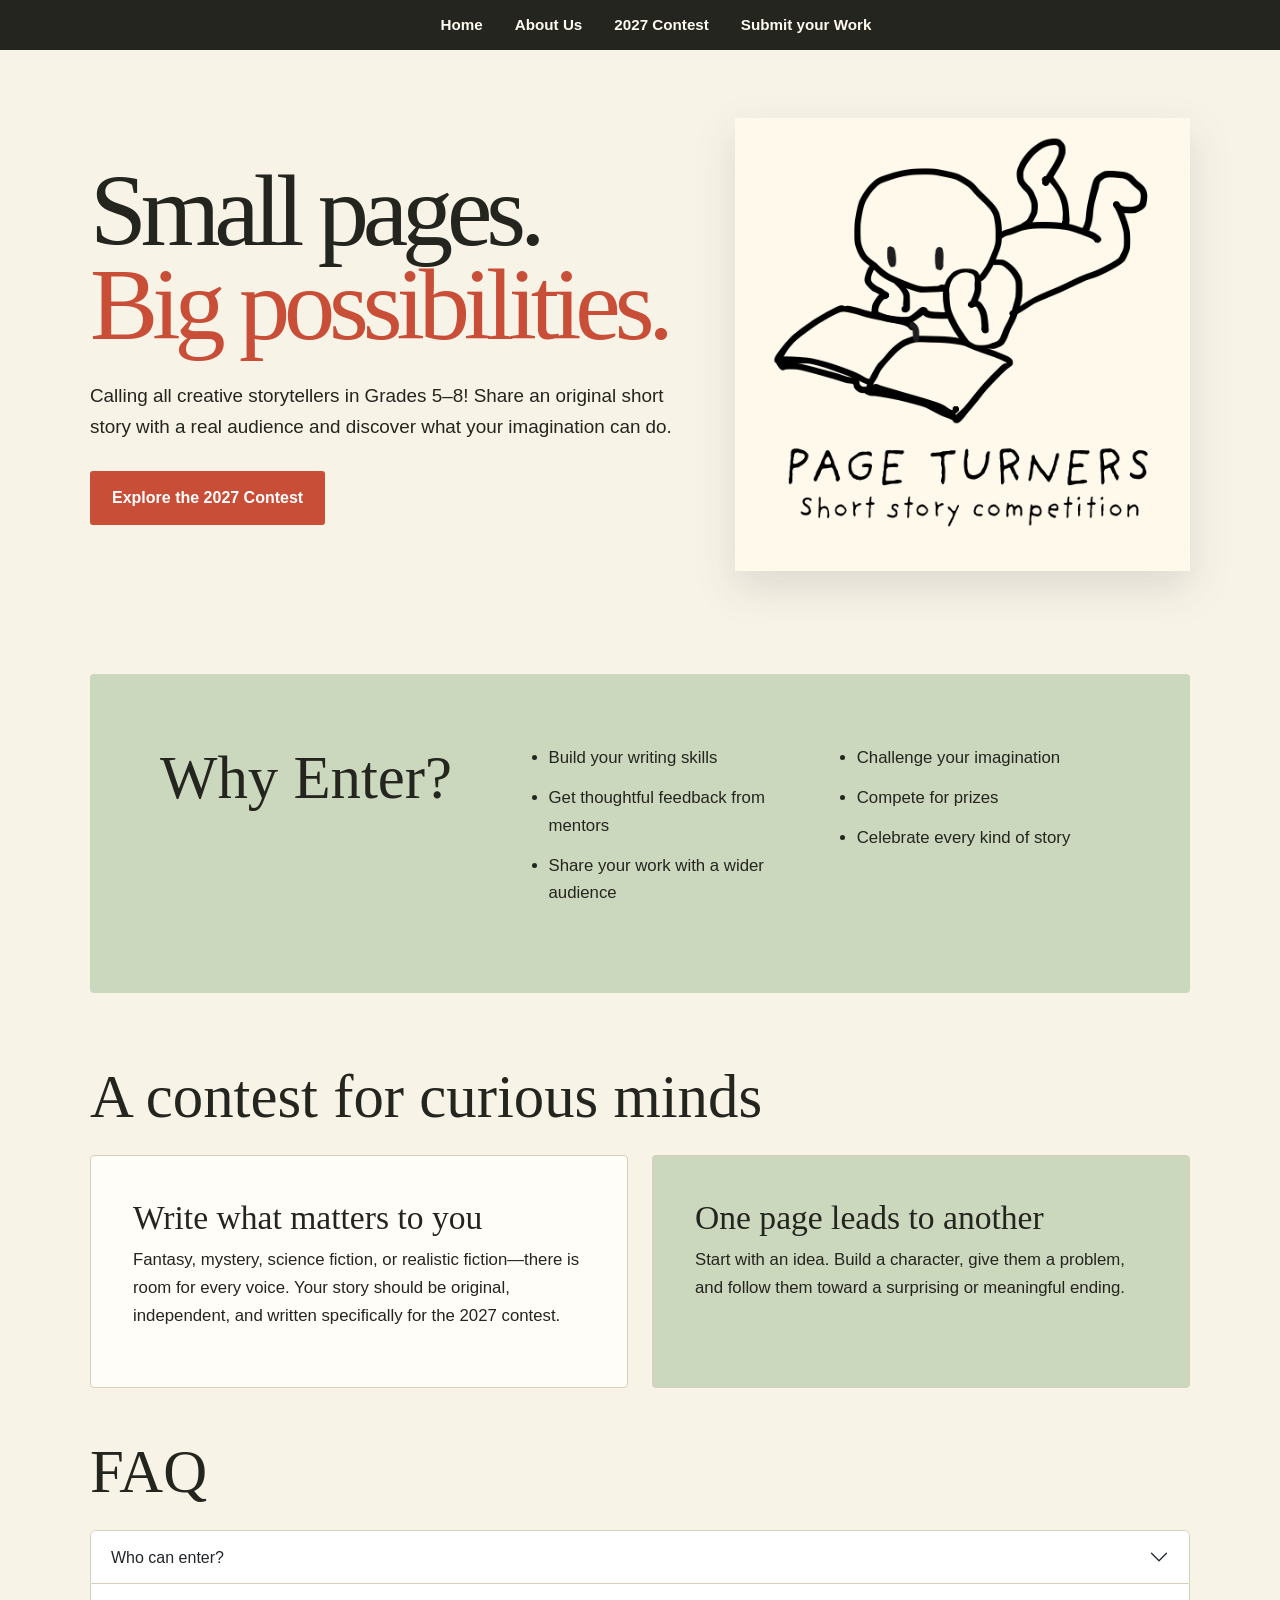
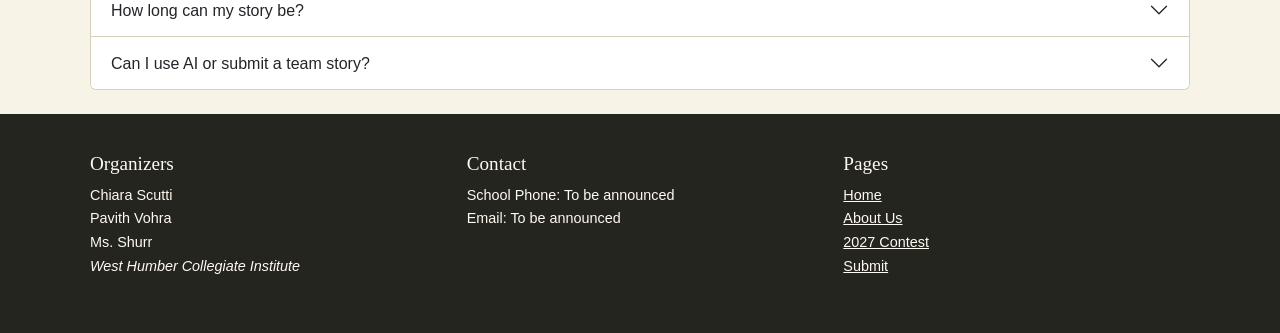
<file: index.html>
<!DOCTYPE html>
<html lang="en">
<head>
  <meta charset="utf-8">
  <meta name="viewport" content="width=device-width, initial-scale=1">
  <title>Page Turners | Short Story Contest</title>
  <link href="https://cdn.jsdelivr.net/npm/bootstrap@5.1.3/dist/css/bootstrap.min.css" rel="stylesheet">
  <link rel="stylesheet" href="style.css">
</head>
<body class="container-fluid p-0">
  <nav aria-label="Main navigation">
    <ul class="nav-buttons">
      <li><a href="index.html">Home</a></li>
      <li><a href="aboutus.html">About Us</a></li>
      <li><a href="contest.html">2027 Contest</a></li>
      <li><a href="submit.html">Submit your Work</a></li>
    </ul>
  </nav>

  <main class="container-fluid py-4">
    <section class="hero">
      <div class="hero-copy">
        <h1>Small pages. <span>Big possibilities.</span></h1>
        <p>Calling all creative storytellers in Grades 5–8! Share an original short story with a real audience and discover what your imagination can do.</p>
        <a class="button" href="contest.html">Explore the 2027 Contest</a>
      </div>
      <img class="hero-mascot" src="Mascot" alt="The Page Turners reading mascot">
    </section>

    <section class="why-section" aria-labelledby="why-enter">
      <h2 id="why-enter">Why Enter?</h2>
      <ul>
        <li>Build your writing skills</li>
        <li>Get thoughtful feedback from mentors</li>
        <li>Share your work with a wider audience</li>
        <li>Challenge your imagination</li>
        <li>Compete for prizes</li>
        <li>Celebrate every kind of story</li>
      </ul>
    </section>

    <div class="page-shell">
      <h2 class="section-title">A contest for curious minds</h2>
      <div class="content-grid">
        <article class="textbox float">
          <h3>Write what matters to you</h3>
          <p>Fantasy, mystery, science fiction, or realistic fiction—there is room for every voice. Your story should be original, independent, and written specifically for the 2027 contest.</p>
        </article>
        <article class="textbox float alt">
          <h3>One page leads to another</h3>
          <p>Start with an idea. Build a character, give them a problem, and follow them toward a surprising or meaningful ending.</p>
        </article>
      </div>

      <h2 class="section-title">FAQ</h2>
      <div class="accordion" id="faq">
        <div class="accordion-item">
          <h2 class="accordion-header"><button class="accordion-button collapsed" type="button" data-bs-toggle="collapse" data-bs-target="#faq-one">Who can enter?</button></h2>
          <div id="faq-one" class="accordion-collapse collapse" data-bs-parent="#faq"><div class="accordion-body">Students in Grades 5 through 8 are eligible.</div></div>
        </div>
        <div class="accordion-item">
          <h2 class="accordion-header"><button class="accordion-button collapsed" type="button" data-bs-toggle="collapse" data-bs-target="#faq-two">How long can my story be?</button></h2>
          <div id="faq-two" class="accordion-collapse collapse" data-bs-parent="#faq"><div class="accordion-body">The confirmed maximum word limit is 500 words.</div></div>
        </div>
        <div class="accordion-item">
          <h2 class="accordion-header"><button class="accordion-button collapsed" type="button" data-bs-toggle="collapse" data-bs-target="#faq-three">Can I use AI or submit a team story?</button></h2>
          <div id="faq-three" class="accordion-collapse collapse" data-bs-parent="#faq"><div class="accordion-body">Submissions must be original, independent student work. Generative AI and co-authored entries are not accepted.</div></div>
        </div>
      </div>
    </div>
  </main>

  <footer>
    <div><h1>Organizers</h1><ul><li>Chiara Scutti</li><li>Pavith Vohra</li><li>Ms. Shurr</li><li><em>West Humber Collegiate Institute</em></li></ul></div>
    <div><h1>Contact</h1><ul><li>School Phone: To be announced</li><li>Email: To be announced</li></ul></div>
    <div><h1>Pages</h1><ul><li><a href="index.html">Home</a></li><li><a href="aboutus.html">About Us</a></li><li><a href="contest.html">2027 Contest</a></li><li><a href="submit.html">Submit</a></li></ul></div>
  </footer>
  <script src="https://cdn.jsdelivr.net/npm/bootstrap@5.1.3/dist/js/bootstrap.bundle.min.js"></script>
</body>
</html>
</file>
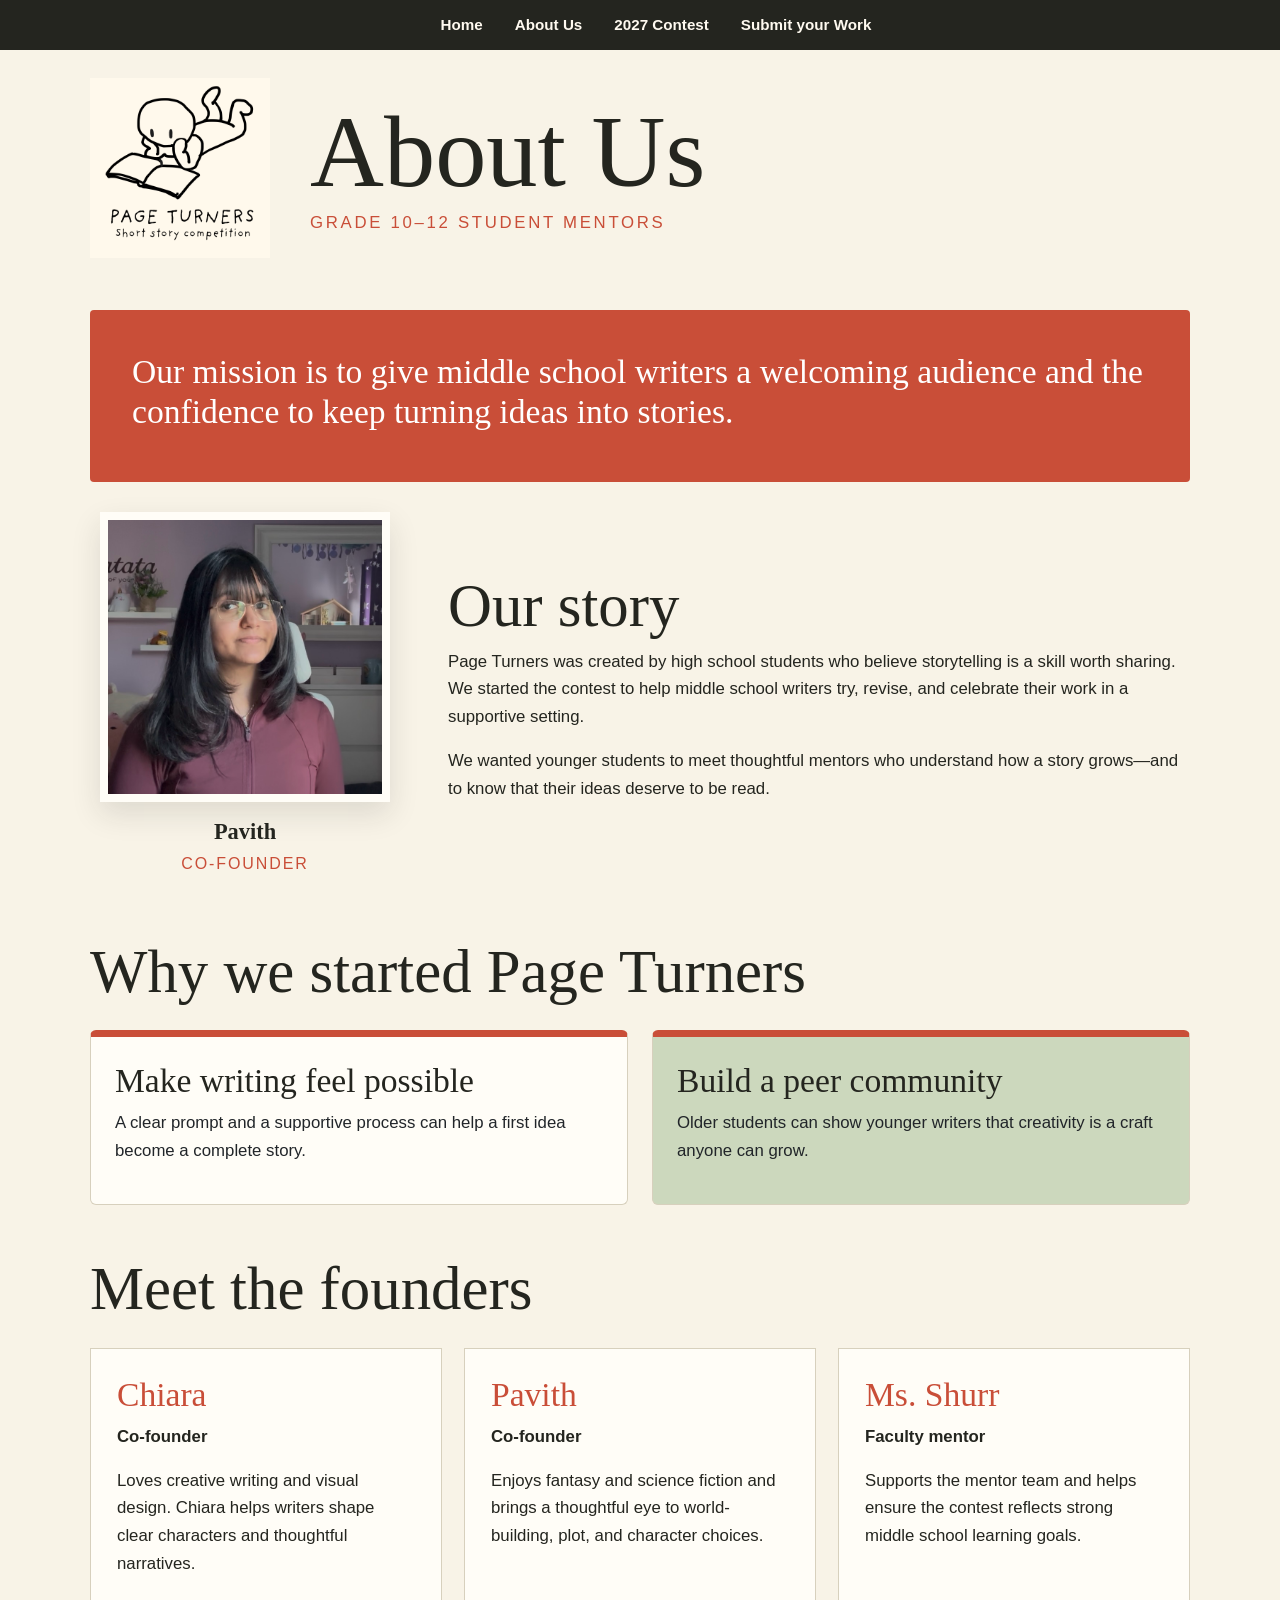
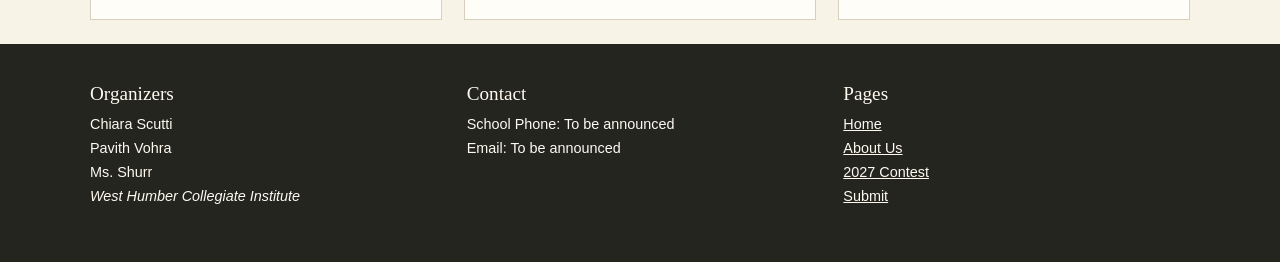
<file: aboutus.html>
<!DOCTYPE html>
<html lang="en">
<head>
  <meta charset="utf-8"><meta name="viewport" content="width=device-width, initial-scale=1">
  <title>About Us | Page Turners</title>
  <link href="https://cdn.jsdelivr.net/npm/bootstrap@5.1.3/dist/css/bootstrap.min.css" rel="stylesheet">
  <link rel="stylesheet" href="style.css">
</head>
<body class="container-fluid p-0">
  <nav aria-label="Main navigation"><ul class="nav-buttons"><li><a href="index.html">Home</a></li><li><a href="aboutus.html">About Us</a></li><li><a href="contest.html">2027 Contest</a></li><li><a href="submit.html">Submit your Work</a></li></ul></nav>
  <header><img src="Mascot" alt="Page Turners mascot"><div><h1>About Us</h1><h4>Grade 10–12 student mentors</h4></div></header>
  <main class="container-fluid py-4">
    <div class="page-shell">
      <div class="textbox float impact"><h3>Our mission is to give middle school writers a welcoming audience and the confidence to keep turning ideas into stories.</h3></div>

      <section class="founder-layout">
        <div class="founder-photo"><img src="Pavith photo" alt="Pavith, co-founder of Page Turners"><strong>Pavith</strong><span>Co-founder</span></div>
        <div><h2>Our story</h2><p>Page Turners was created by high school students who believe storytelling is a skill worth sharing. We started the contest to help middle school writers try, revise, and celebrate their work in a supportive setting.</p><p>We wanted younger students to meet thoughtful mentors who understand how a story grows—and to know that their ideas deserve to be read.</p></div>
      </section>

      <section>
        <h2 class="section-title">Why we started Page Turners</h2>
        <div class="content-grid">
          <article class="card"><h3>Make writing feel possible</h3><p>A clear prompt and a supportive process can help a first idea become a complete story.</p></article>
          <article class="card sage"><h3>Build a peer community</h3><p>Older students can show younger writers that creativity is a craft anyone can grow.</p></article>
        </div>
      </section>

      <section>
        <h2 class="section-title">Meet the founders</h2>
        <div class="team-grid">
          <article class="team-member"><h3>Chiara</h3><p><strong>Co-founder</strong></p><p>Loves creative writing and visual design. Chiara helps writers shape clear characters and thoughtful narratives.</p></article>
          <article class="team-member"><h3>Pavith</h3><p><strong>Co-founder</strong></p><p>Enjoys fantasy and science fiction and brings a thoughtful eye to world-building, plot, and character choices.</p></article>
          <article class="team-member"><h3>Ms. Shurr</h3><p><strong>Faculty mentor</strong></p><p>Supports the mentor team and helps ensure the contest reflects strong middle school learning goals.</p></article>
        </div>
      </section>
    </div>
  </main>
  <footer><div><h1>Organizers</h1><ul><li>Chiara Scutti</li><li>Pavith Vohra</li><li>Ms. Shurr</li><li><em>West Humber Collegiate Institute</em></li></ul></div><div><h1>Contact</h1><ul><li>School Phone: To be announced</li><li>Email: To be announced</li></ul></div><div><h1>Pages</h1><ul><li><a href="index.html">Home</a></li><li><a href="aboutus.html">About Us</a></li><li><a href="contest.html">2027 Contest</a></li><li><a href="submit.html">Submit</a></li></ul></div></footer>
</body>
</html>
</file>
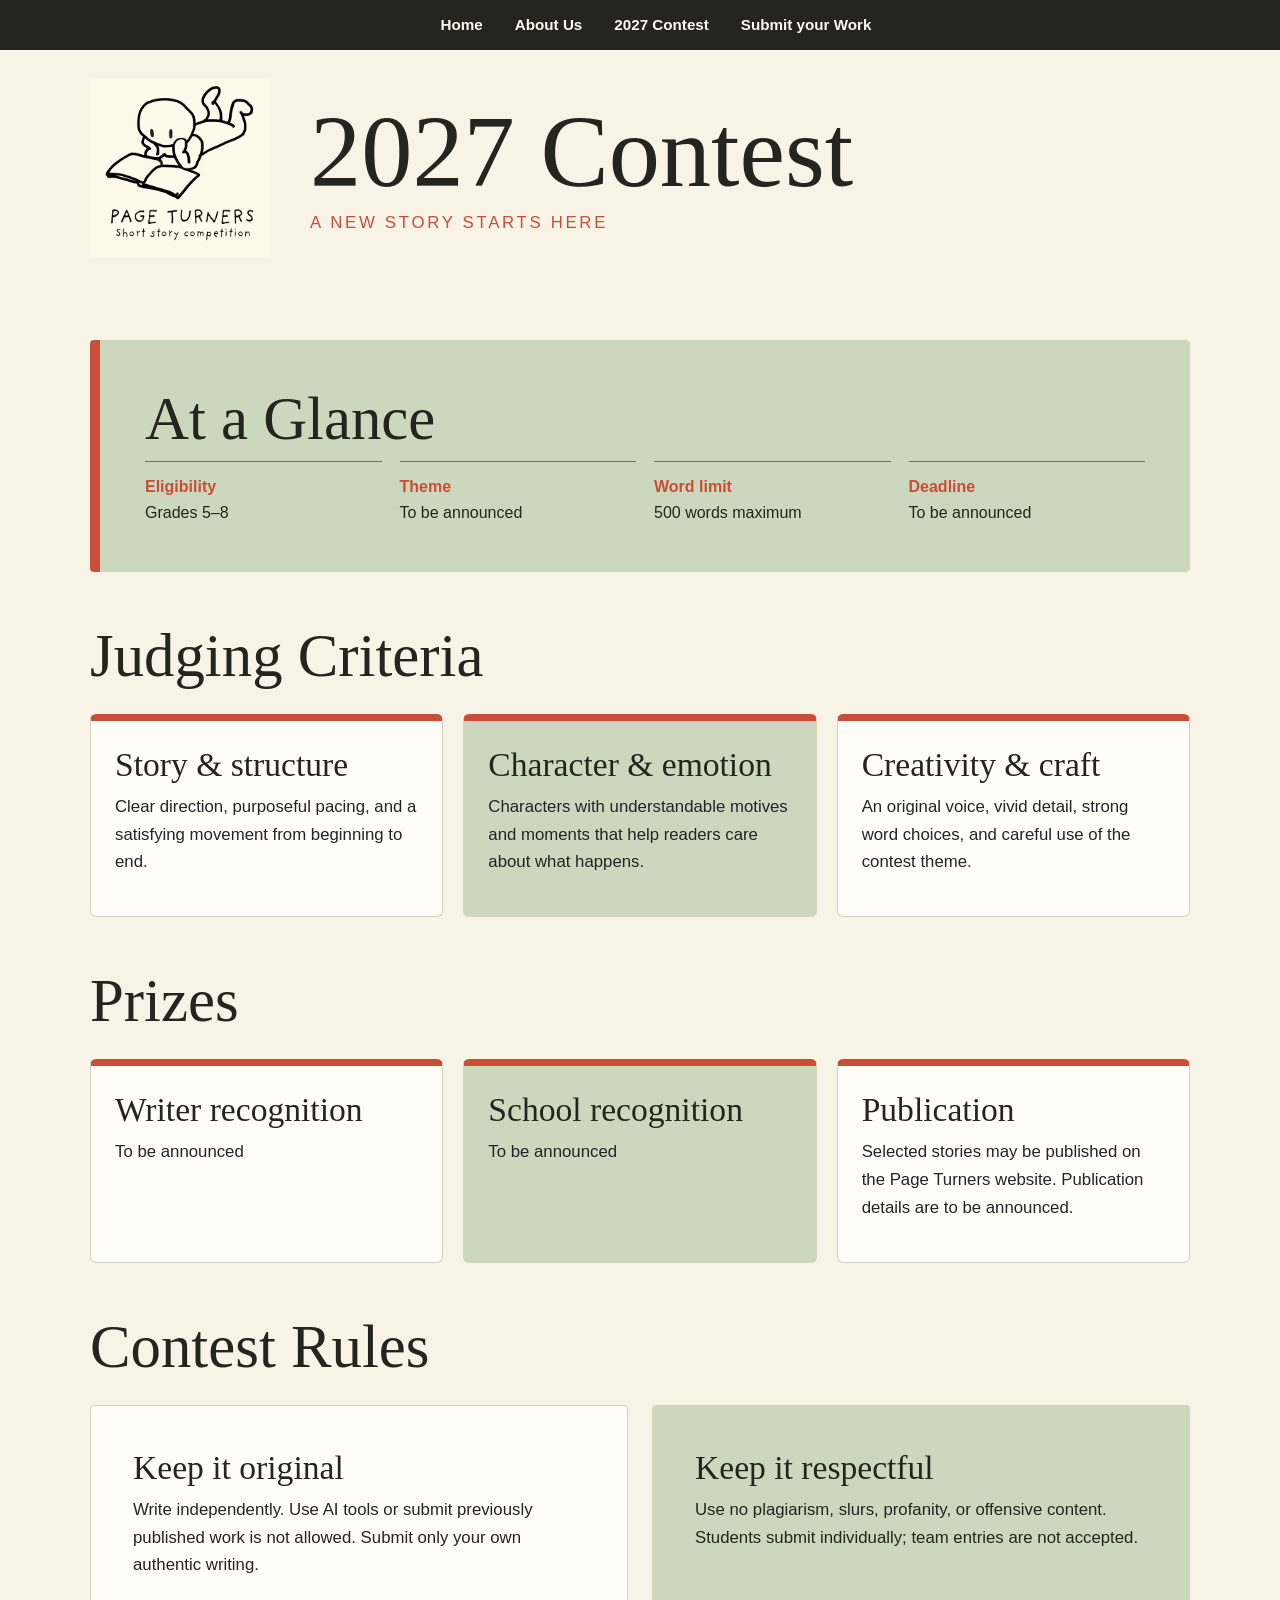
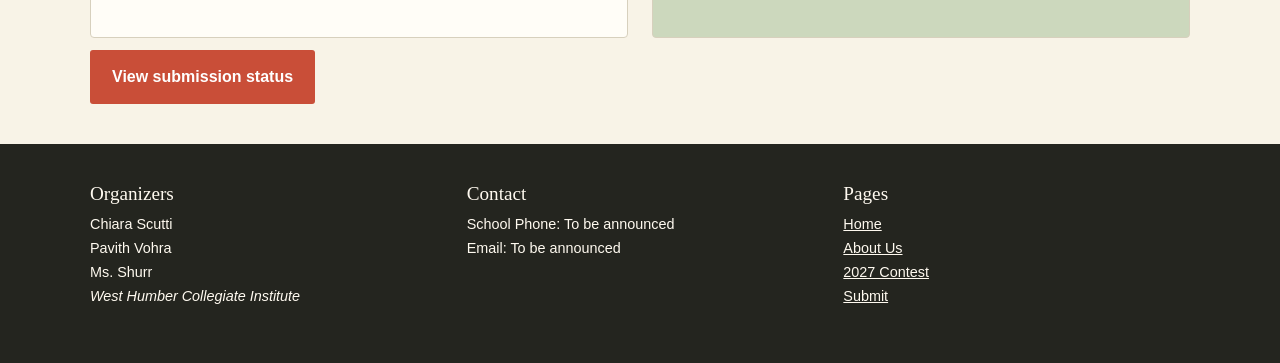
<file: contest.html>
<!DOCTYPE html>
<html lang="en">
<head>
  <meta charset="utf-8"><meta name="viewport" content="width=device-width, initial-scale=1">
  <title>2027 Contest | Page Turners</title>
  <link href="https://cdn.jsdelivr.net/npm/bootstrap@5.1.3/dist/css/bootstrap.min.css" rel="stylesheet">
  <link rel="stylesheet" href="style.css">
</head>
<body class="container-fluid p-0">
  <nav aria-label="Main navigation"><ul class="nav-buttons"><li><a href="index.html">Home</a></li><li><a href="aboutus.html">About Us</a></li><li><a href="contest.html">2027 Contest</a></li><li><a href="submit.html">Submit your Work</a></li></ul></nav>
  <header><img src="Mascot" alt="Page Turners mascot"><div><h1>2027 Contest</h1><h4>A new story starts here</h4></div></header>
  <main class="container-fluid py-4">
    <div class="page-shell">
      <section class="at-a-glance" aria-labelledby="glance">
        <h2 id="glance">At a Glance</h2>
        <div class="details-grid">
          <div class="detail"><strong>Eligibility</strong><span>Grades 5–8</span></div>
          <div class="detail"><strong>Theme</strong><span>To be announced</span></div>
          <div class="detail"><strong>Word limit</strong><span>500 words maximum</span></div>
          <div class="detail"><strong>Deadline</strong><span>To be announced</span></div>
        </div>
      </section>

      <section>
        <h2 class="section-title">Judging Criteria</h2>
        <div class="criteria-grid">
          <article class="card"><h3>Story & structure</h3><p>Clear direction, purposeful pacing, and a satisfying movement from beginning to end.</p></article>
          <article class="card sage"><h3>Character & emotion</h3><p>Characters with understandable motives and moments that help readers care about what happens.</p></article>
          <article class="card"><h3>Creativity & craft</h3><p>An original voice, vivid detail, strong word choices, and careful use of the contest theme.</p></article>
        </div>
      </section>

      <section>
        <h2 class="section-title">Prizes</h2>
        <div class="prize-grid">
          <article class="card"><h3>Writer recognition</h3><p>To be announced</p></article>
          <article class="card sage"><h3>School recognition</h3><p>To be announced</p></article>
          <article class="card"><h3>Publication</h3><p>Selected stories may be published on the Page Turners website. Publication details are to be announced.</p></article>
        </div>
      </section>

      <section>
        <h2 class="section-title">Contest Rules</h2>
        <div class="content-grid">
          <article class="textbox float"><h3>Keep it original</h3><p>Write independently. Use AI tools or submit previously published work is not allowed. Submit only your own authentic writing.</p></article>
          <article class="textbox float alt"><h3>Keep it respectful</h3><p>Use no plagiarism, slurs, profanity, or offensive content. Students submit individually; team entries are not accepted.</p></article>
        </div>
      </section>

      <p><a class="button" href="submit.html">View submission status</a></p>
    </div>
  </main>
  <footer><div><h1>Organizers</h1><ul><li>Chiara Scutti</li><li>Pavith Vohra</li><li>Ms. Shurr</li><li><em>West Humber Collegiate Institute</em></li></ul></div><div><h1>Contact</h1><ul><li>School Phone: To be announced</li><li>Email: To be announced</li></ul></div><div><h1>Pages</h1><ul><li><a href="index.html">Home</a></li><li><a href="aboutus.html">About Us</a></li><li><a href="contest.html">2027 Contest</a></li><li><a href="submit.html">Submit</a></li></ul></div></footer>
</body>
</html>
</file>
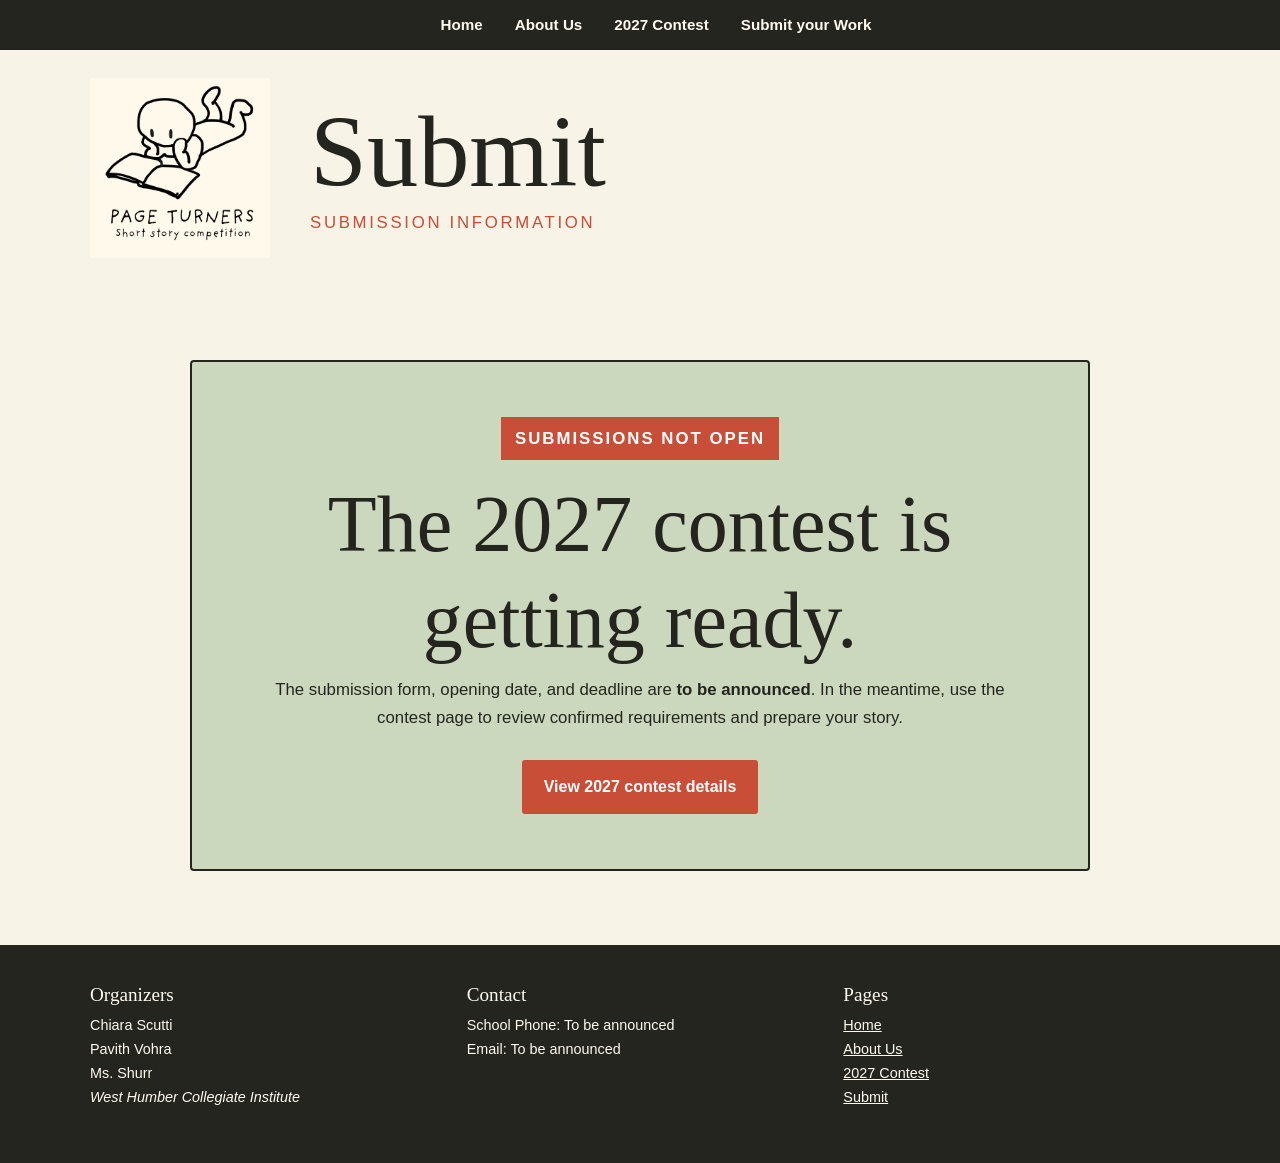
<file: submit.html>
<!DOCTYPE html>
<html lang="en">
<head>
  <meta charset="utf-8"><meta name="viewport" content="width=device-width, initial-scale=1">
  <title>Submit | Page Turners</title>
  <link href="https://cdn.jsdelivr.net/npm/bootstrap@5.1.3/dist/css/bootstrap.min.css" rel="stylesheet">
  <link rel="stylesheet" href="style.css">
</head>
<body class="container-fluid p-0">
  <nav aria-label="Main navigation"><ul class="nav-buttons"><li><a href="index.html">Home</a></li><li><a href="aboutus.html">About Us</a></li><li><a href="contest.html">2027 Contest</a></li><li><a href="submit.html">Submit your Work</a></li></ul></nav>
  <header><img src="Mascot" alt="Page Turners mascot"><div><h1>Submit</h1><h4>Submission information</h4></div></header>
  <main class="container-fluid py-4">
    <section class="status-banner" aria-labelledby="submission-status">
      <p class="status">Submissions not open</p>
      <h1 id="submission-status">The 2027 contest is getting ready.</h1>
      <p>The submission form, opening date, and deadline are <strong>to be announced</strong>. In the meantime, use the contest page to review confirmed requirements and prepare your story.</p>
      <a class="button" href="contest.html">View 2027 contest details</a>
    </section>
  </main>
  <footer><div><h1>Organizers</h1><ul><li>Chiara Scutti</li><li>Pavith Vohra</li><li>Ms. Shurr</li><li><em>West Humber Collegiate Institute</em></li></ul></div><div><h1>Contact</h1><ul><li>School Phone: To be announced</li><li>Email: To be announced</li></ul></div><div><h1>Pages</h1><ul><li><a href="index.html">Home</a></li><li><a href="aboutus.html">About Us</a></li><li><a href="contest.html">2027 Contest</a></li><li><a href="submit.html">Submit</a></li></ul></div></footer>
</body>
</html>
</file>
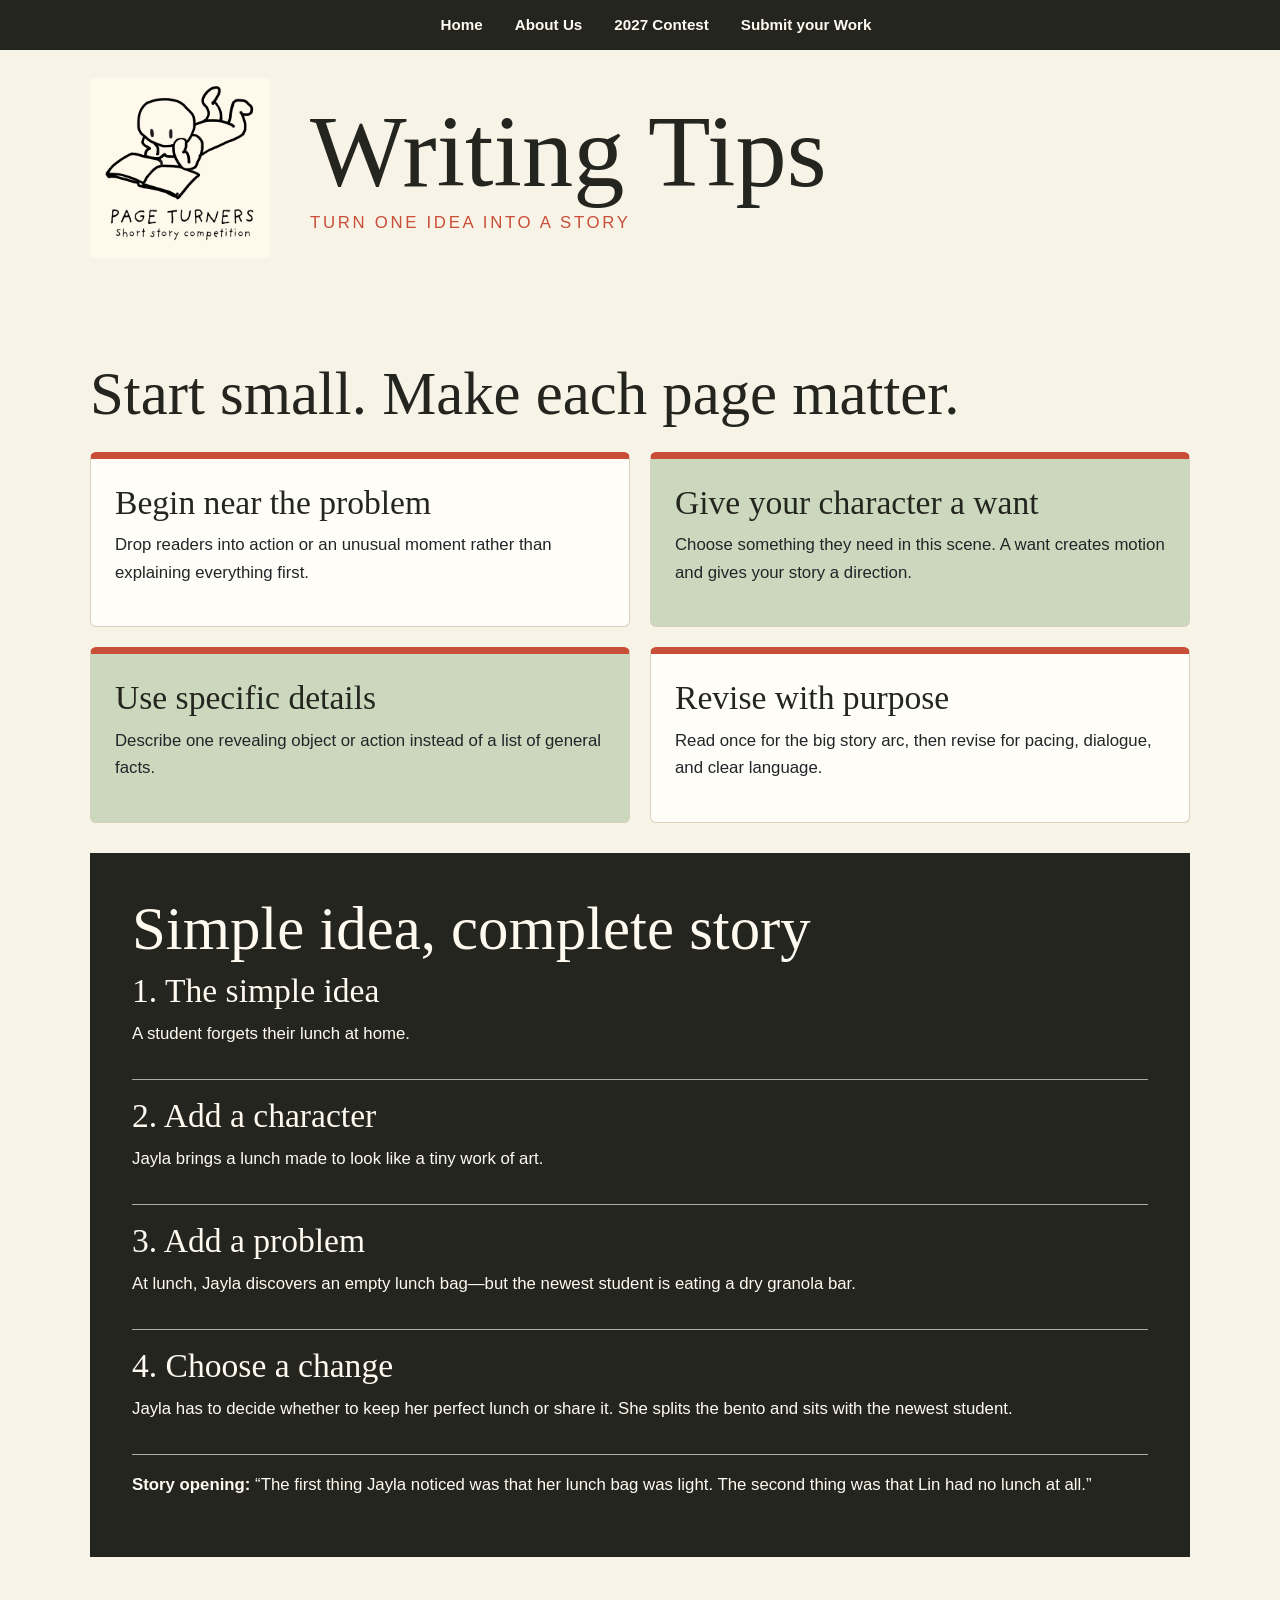
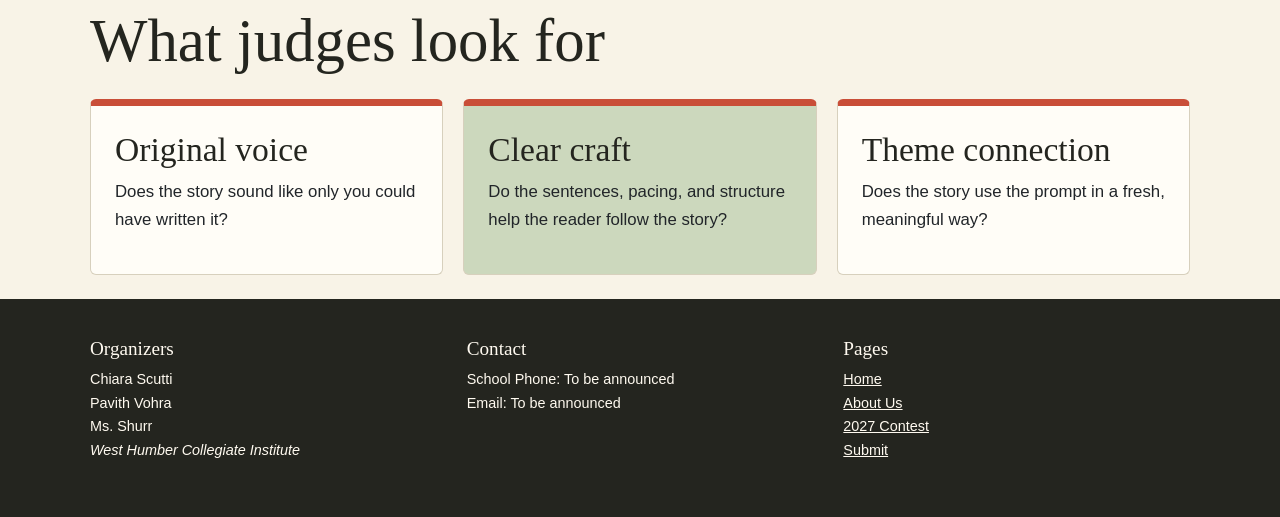
<file: writingtips.html>
<!DOCTYPE html>
<html lang="en">
<head>
  <meta charset="utf-8"><meta name="viewport" content="width=device-width, initial-scale=1">
  <title>Writing Tips | Page Turners</title>
  <link href="https://cdn.jsdelivr.net/npm/bootstrap@5.1.3/dist/css/bootstrap.min.css" rel="stylesheet">
  <link rel="stylesheet" href="style.css">
</head>
<body class="container-fluid p-0">
  <nav aria-label="Main navigation"><ul class="nav-buttons"><li><a href="index.html">Home</a></li><li><a href="aboutus.html">About Us</a></li><li><a href="contest.html">2027 Contest</a></li><li><a href="submit.html">Submit your Work</a></li></ul></nav>
  <header><img src="Mascot" alt="Page Turners mascot"><div><h1>Writing Tips</h1><h4>Turn one idea into a story</h4></div></header>
  <main class="container-fluid py-4">
    <div class="page-shell">
      <section>
        <h2 class="section-title">Start small. Make each page matter.</h2>
        <div class="tips-grid">
          <article class="card"><h3>Begin near the problem</h3><p>Drop readers into action or an unusual moment rather than explaining everything first.</p></article>
          <article class="card sage"><h3>Give your character a want</h3><p>Choose something they need in this scene. A want creates motion and gives your story a direction.</p></article>
          <article class="card sage"><h3>Use specific details</h3><p>Describe one revealing object or action instead of a list of general facts.</p></article>
          <article class="card"><h3>Revise with purpose</h3><p>Read once for the big story arc, then revise for pacing, dialogue, and clear language.</p></article>
        </div>
      </section>

      <section class="example-box">
        <h2>Simple idea, complete story</h2>
        <div class="example-step"><h3>1. The simple idea</h3><p>A student forgets their lunch at home.</p></div>
        <div class="example-step"><h3>2. Add a character</h3><p>Jayla brings a lunch made to look like a tiny work of art.</p></div>
        <div class="example-step"><h3>3. Add a problem</h3><p>At lunch, Jayla discovers an empty lunch bag—but the newest student is eating a dry granola bar.</p></div>
        <div class="example-step"><h3>4. Choose a change</h3><p>Jayla has to decide whether to keep her perfect lunch or share it. She splits the bento and sits with the newest student.</p></div>
        <p><strong>Story opening:</strong> “The first thing Jayla noticed was that her lunch bag was light. The second thing was that Lin had no lunch at all.”</p>
      </section>

      <section>
        <h2 class="section-title">What judges look for</h2>
        <div class="criteria-grid">
          <article class="card"><h3>Original voice</h3><p>Does the story sound like only you could have written it?</p></article>
          <article class="card sage"><h3>Clear craft</h3><p>Do the sentences, pacing, and structure help the reader follow the story?</p></article>
          <article class="card"><h3>Theme connection</h3><p>Does the story use the prompt in a fresh, meaningful way?</p></article>
        </div>
      </section>
    </div>
  </main>
  <footer><div><h1>Organizers</h1><ul><li>Chiara Scutti</li><li>Pavith Vohra</li><li>Ms. Shurr</li><li><em>West Humber Collegiate Institute</em></li></ul></div><div><h1>Contact</h1><ul><li>School Phone: To be announced</li><li>Email: To be announced</li></ul></div><div><h1>Pages</h1><ul><li><a href="index.html">Home</a></li><li><a href="aboutus.html">About Us</a></li><li><a href="contest.html">2027 Contest</a></li><li><a href="submit.html">Submit</a></li></ul></div></footer>
</body>
</html>
</file>
<file: style.css>
/* Page Turners — warm literary magazine */
:root {
  --cream: #f8f3e7;
  --paper: #fffdf7;
  --ink: #24251f;
  --tomato: #c94e38;
  --sage: #ccd8bd;
  --sage-dark: #66745a;
  --line: #d7d0bd;
}

* { box-sizing: border-box; }
html { scroll-behavior: smooth; }
body {
  margin: 0;
  background: var(--cream);
  color: var(--ink);
  font-family: Georgia, "Times New Roman", serif;
  line-height: 1.65;
}
img { max-width: 100%; height: auto; }
a { color: var(--tomato); }

nav {
  background: var(--ink);
  border: 0;
  padding: 12px 20px;
}
.nav-buttons {
  max-width: 1100px;
  margin: 0 auto;
  display: flex;
  flex-wrap: wrap;
  justify-content: center;
  gap: 8px 28px;
}
.nav-buttons li { list-style: none; }
.nav-buttons li a {
  color: #fffaf0;
  font-family: Arial, sans-serif;
  font-size: 0.95rem;
  font-weight: 700;
  text-decoration: none;
  padding: 6px 2px;
}
.nav-buttons li a:hover { color: #f19b83; }

header {
  min-height: 180px;
  background: var(--cream);
  text-align: left;
  padding: 28px max(20px, calc((100% - 1100px) / 2));
  display: grid;
  grid-template-columns: 180px 1fr;
  align-items: center;
  gap: 40px;
}
header img {
  width: 180px;
  max-width: 180px;
  margin: 0;
}
header h1 {
  color: var(--ink);
  font-family: Georgia, "Times New Roman", serif;
  font-size: clamp(3rem, 8vw, 6.5rem);
  line-height: 0.95;
  text-shadow: none;
  margin: 0;
}
header h4 {
  color: var(--tomato);
  font-family: Arial, sans-serif;
  font-size: 1.05rem;
  letter-spacing: 0.16em;
  text-transform: uppercase;
  margin: 12px 0 0;
}
.transition1 { height: 18px; background: var(--cream); }

main { background: var(--cream); }
main.container-fluid { padding: 40px 20px 72px; }
main h1, main h2, main h3 {
  color: var(--ink);
  font-family: Georgia, "Times New Roman", serif;
}
main h2 { font-size: clamp(2.2rem, 5vw, 3.8rem); line-height: 1.12; }
main h3 { font-size: clamp(1.45rem, 3vw, 2.1rem); line-height: 1.2; }
main p, main li { font-family: Arial, sans-serif; font-size: 1.05rem; }

.page-shell { max-width: 1100px; margin: 0 auto; }
.hero {
  min-height: 520px;
  max-width: 1100px;
  margin: 10px auto 70px;
  display: grid;
  grid-template-columns: 1.15fr 0.85fr;
  align-items: center;
  gap: 30px;
}
.hero-copy { max-width: 650px; }
.hero h1 {
  font-size: clamp(4rem, 8vw, 7.5rem);
  line-height: 0.92;
  letter-spacing: -0.06em;
  margin: 0 0 28px;
}
.hero h1 span { display: block; color: var(--tomato); }
.hero p { max-width: 590px; font-size: 1.18rem; }
.hero-mascot {
  width: 100%;
  max-height: 500px;
  object-fit: contain;
  filter: drop-shadow(0 16px 20px rgba(36,37,31,.12));
}
.button {
  display: inline-block;
  background: var(--tomato);
  color: white;
  border: 0;
  border-radius: 3px;
  text-decoration: none;
  font-family: Arial, sans-serif;
  font-weight: 800;
  font-size: 1rem;
  padding: 14px 22px;
  margin-top: 12px;
}
.button:hover { background: #a93d2b; color: white; }

.why-section {
  background: var(--sage);
  border-radius: 4px;
  padding: clamp(35px, 6vw, 70px);
  display: grid;
  grid-template-columns: 0.7fr 1.3fr;
  gap: 50px;
  margin: 30px auto 70px;
  max-width: 1100px;
}
.why-section h2 { margin: 0; }
.why-section ul { columns: 2; column-gap: 45px; padding-left: 20px; }
.why-section li { margin-bottom: 12px; break-inside: avoid; }

.textbox, .frame { width: auto; }
.textbox { margin: 0; }
.textbox.float, .textbox.partialborder {
  background: var(--paper);
  border: 1px solid var(--line);
  border-radius: 4px;
  box-shadow: none;
  padding: clamp(24px, 4vw, 42px);
  text-align: left;
}
.textbox.float.alt { background: var(--sage); }
.textbox.float.impact {
  background: var(--tomato);
  border: 0;
  color: white;
}
.textbox.float.impact h3 { color: white; }
.textbox.partialborder { border-left: 8px solid var(--tomato); }
.textbox.partialborder.l, .textbox.partialborder.r { border: 1px solid var(--line); border-left: 8px solid var(--tomato); text-align: left; }
.textbox.partialborder.alt { background: var(--sage); }

.section-title { margin: 50px 0 24px; }
.content-grid {
  display: grid;
  grid-template-columns: repeat(2, minmax(0, 1fr));
  gap: 24px;
}
.at-a-glance {
  max-width: 1100px;
  margin: 30px auto 50px;
  background: var(--sage);
  border-left: 10px solid var(--tomato);
  border-radius: 4px;
  padding: clamp(24px, 5vw, 45px);
}
.at-a-glance h2 { margin-top: 0; }
.details-grid {
  display: grid;
  grid-template-columns: repeat(4, 1fr);
  gap: 18px;
}
.detail { border-top: 1px solid var(--sage-dark); padding-top: 12px; }
.detail strong { display: block; color: var(--tomato); font-family: Arial, sans-serif; }
.detail span { font-family: Arial, sans-serif; }

.prize-grid, .criteria-grid, .tips-grid {
  display: grid;
  grid-template-columns: repeat(3, 1fr);
  gap: 20px;
}
.card {
  background: var(--paper);
  border: 1px solid var(--line);
  border-top: 7px solid var(--tomato);
  padding: 24px;
}
.card.sage { background: var(--sage); }
.card h3 { margin-top: 0; }

.founder-layout {
  max-width: 1100px;
  margin: 30px auto 60px;
  display: grid;
  grid-template-columns: 310px 1fr;
  align-items: center;
  gap: 48px;
}
.founder-photo { text-align: center; }
.founder-photo img {
  width: 290px;
  height: 290px;
  object-fit: cover;
  border: 8px solid var(--paper);
  box-shadow: 0 12px 28px rgba(36,37,31,.12);
}
.founder-photo strong, .founder-photo span { display: block; }
.founder-photo strong { font-size: 1.4rem; margin-top: 12px; }
.founder-photo span { color: var(--tomato); font-family: Arial, sans-serif; text-transform: uppercase; letter-spacing: .12em; }

.frame.polaroid { display: none; }
.team-grid { display: grid; grid-template-columns: repeat(3, 1fr); gap: 22px; }
.team-member { background: var(--paper); border: 1px solid var(--line); padding: 26px; }
.team-member h3 { color: var(--tomato); }

.tips-grid { grid-template-columns: repeat(2, 1fr); }
.example-box {
  background: var(--ink);
  color: #fffaf0;
  padding: clamp(24px, 5vw, 42px);
  margin: 30px 0;
}
.example-box h2, .example-box h3 { color: #fffaf0; }
.example-box p { color: #fffaf0; }
.example-step { border-bottom: 1px solid #aaa; padding-bottom: 16px; margin-bottom: 16px; }

.status-banner {
  max-width: 900px;
  margin: 50px auto;
  background: var(--sage);
  border: 2px solid var(--ink);
  border-radius: 4px;
  padding: clamp(28px, 6vw, 55px);
  text-align: center;
}
.status-banner h1 { font-size: clamp(2.5rem, 7vw, 5rem); }
.status-banner .status {
  display: inline-block;
  background: var(--tomato);
  color: white;
  font-family: Arial, sans-serif;
  font-weight: 800;
  text-transform: uppercase;
  letter-spacing: .12em;
  padding: 8px 14px;
}

footer {
  background: var(--ink);
  color: #fffaf0;
  border: 0;
  padding: 38px max(20px, calc((100% - 1100px) / 2));
  display: grid;
  grid-template-columns: repeat(3, 1fr);
  gap: 30px;
}
footer h1 { font-family: Georgia, serif; font-size: 1.2rem; color: #fffaf0; }
footer ul { list-style: none; padding: 0; }
footer li, footer a { color: #fffaf0; font-family: Arial, sans-serif; font-size: .9rem; }
footer a:hover { color: #f19b83; }

.accordion-item { border-color: var(--line); }
.accordion-button, .accordion-body { font-family: Arial, sans-serif; }
.accordion-button:not(.collapsed) { background: var(--sage); color: var(--ink); }

@media (max-width: 768px) {
  header { grid-template-columns: 110px 1fr; gap: 18px; min-height: 140px; padding: 20px; }
  header img { width: 110px; }
  header h1 { font-size: clamp(2.4rem, 12vw, 4rem); }
  .hero { grid-template-columns: 1fr; min-height: auto; margin-bottom: 45px; }
  .hero-mascot { max-height: 330px; margin: 10px auto 0; }
  .hero h1 { font-size: clamp(3.5rem, 18vw, 5.5rem); }
  .why-section { grid-template-columns: 1fr; gap: 20px; }
  .why-section ul { columns: 1; }
  .details-grid { grid-template-columns: repeat(2, 1fr); }
  .content-grid, .prize-grid, .criteria-grid, .tips-grid, .team-grid, footer { grid-template-columns: 1fr; }
  .founder-layout { grid-template-columns: 1fr; text-align: left; }
  .founder-photo { order: -1; }
  .founder-photo img { width: min(290px, 85vw); height: min(290px, 85vw); }
  main.container-fluid { padding-bottom: 45px; }
  footer { text-align: left; }
}

@media (max-width: 420px) {
  .nav-buttons { gap: 4px 14px; }
  .nav-buttons li a { font-size: .82rem; }
  header { grid-template-columns: 85px 1fr; }
  header img { width: 85px; }
  .details-grid { grid-template-columns: 1fr; }
}
</file>
